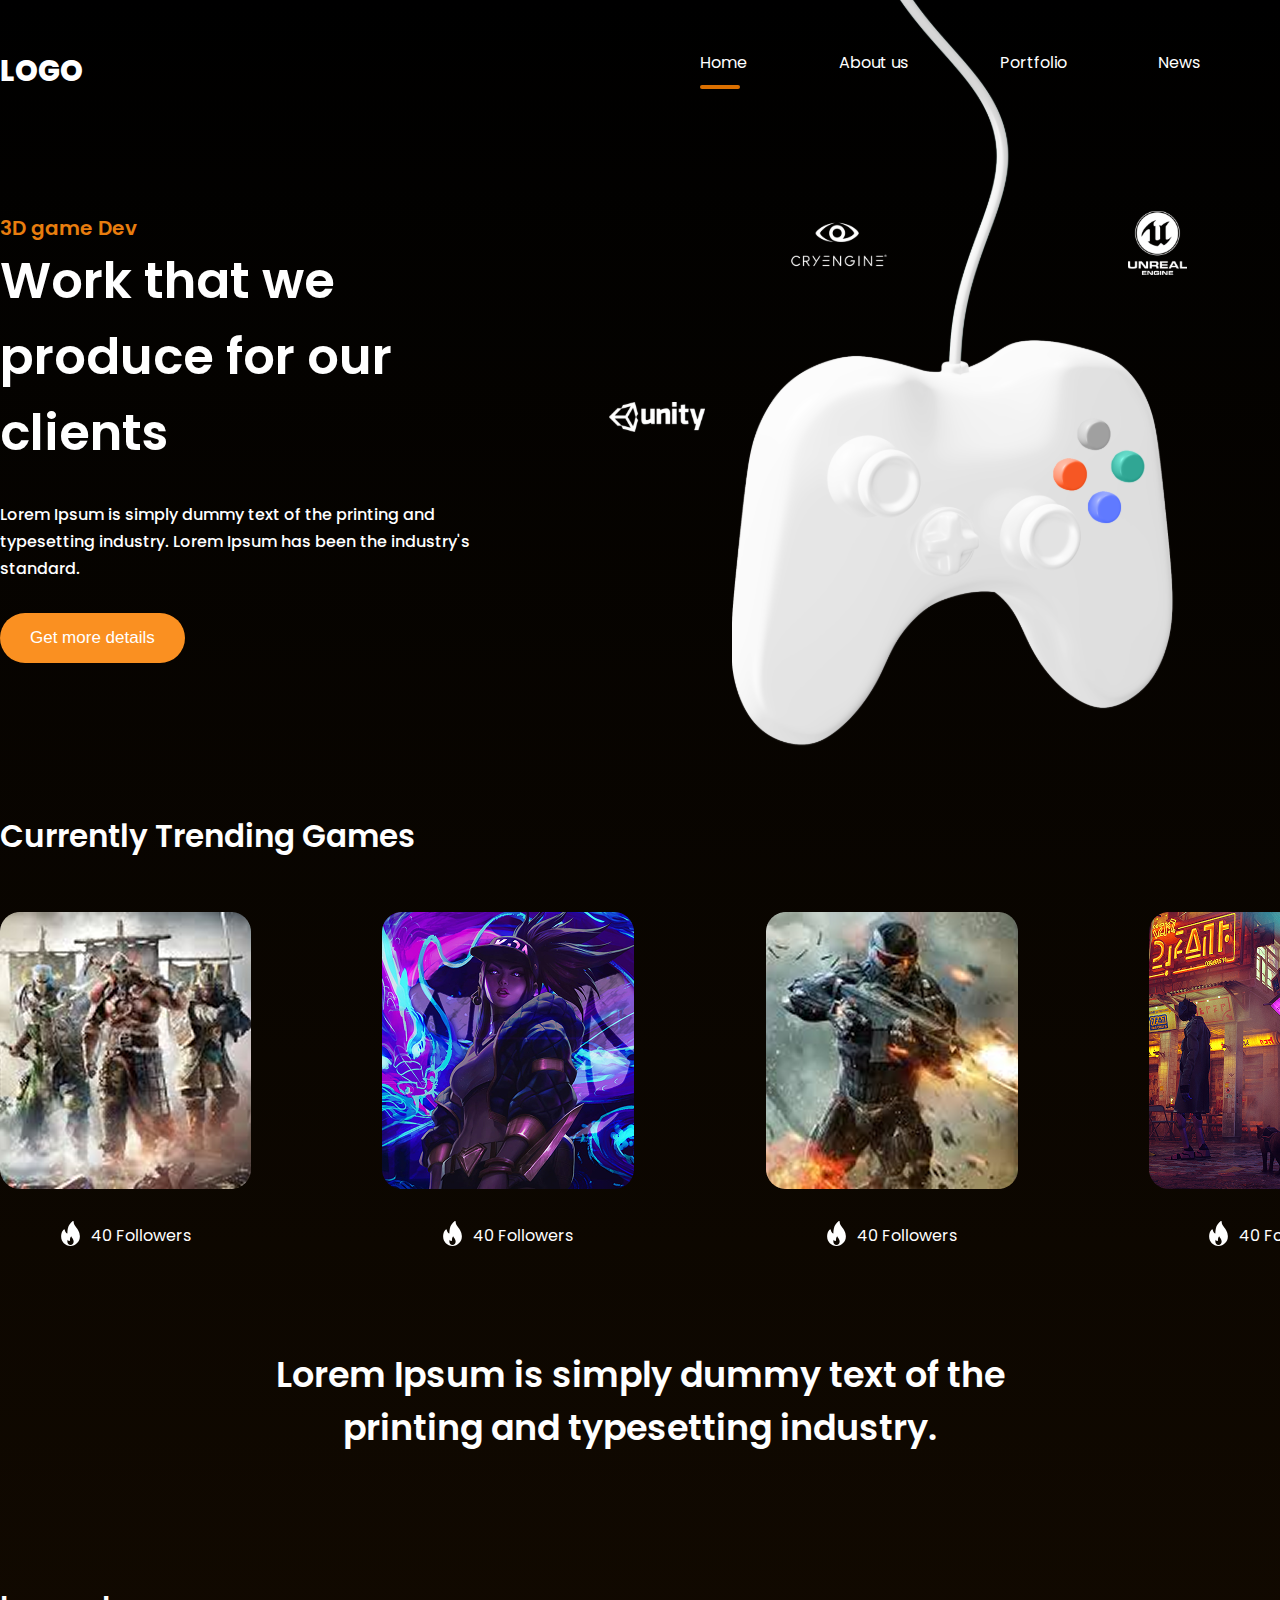
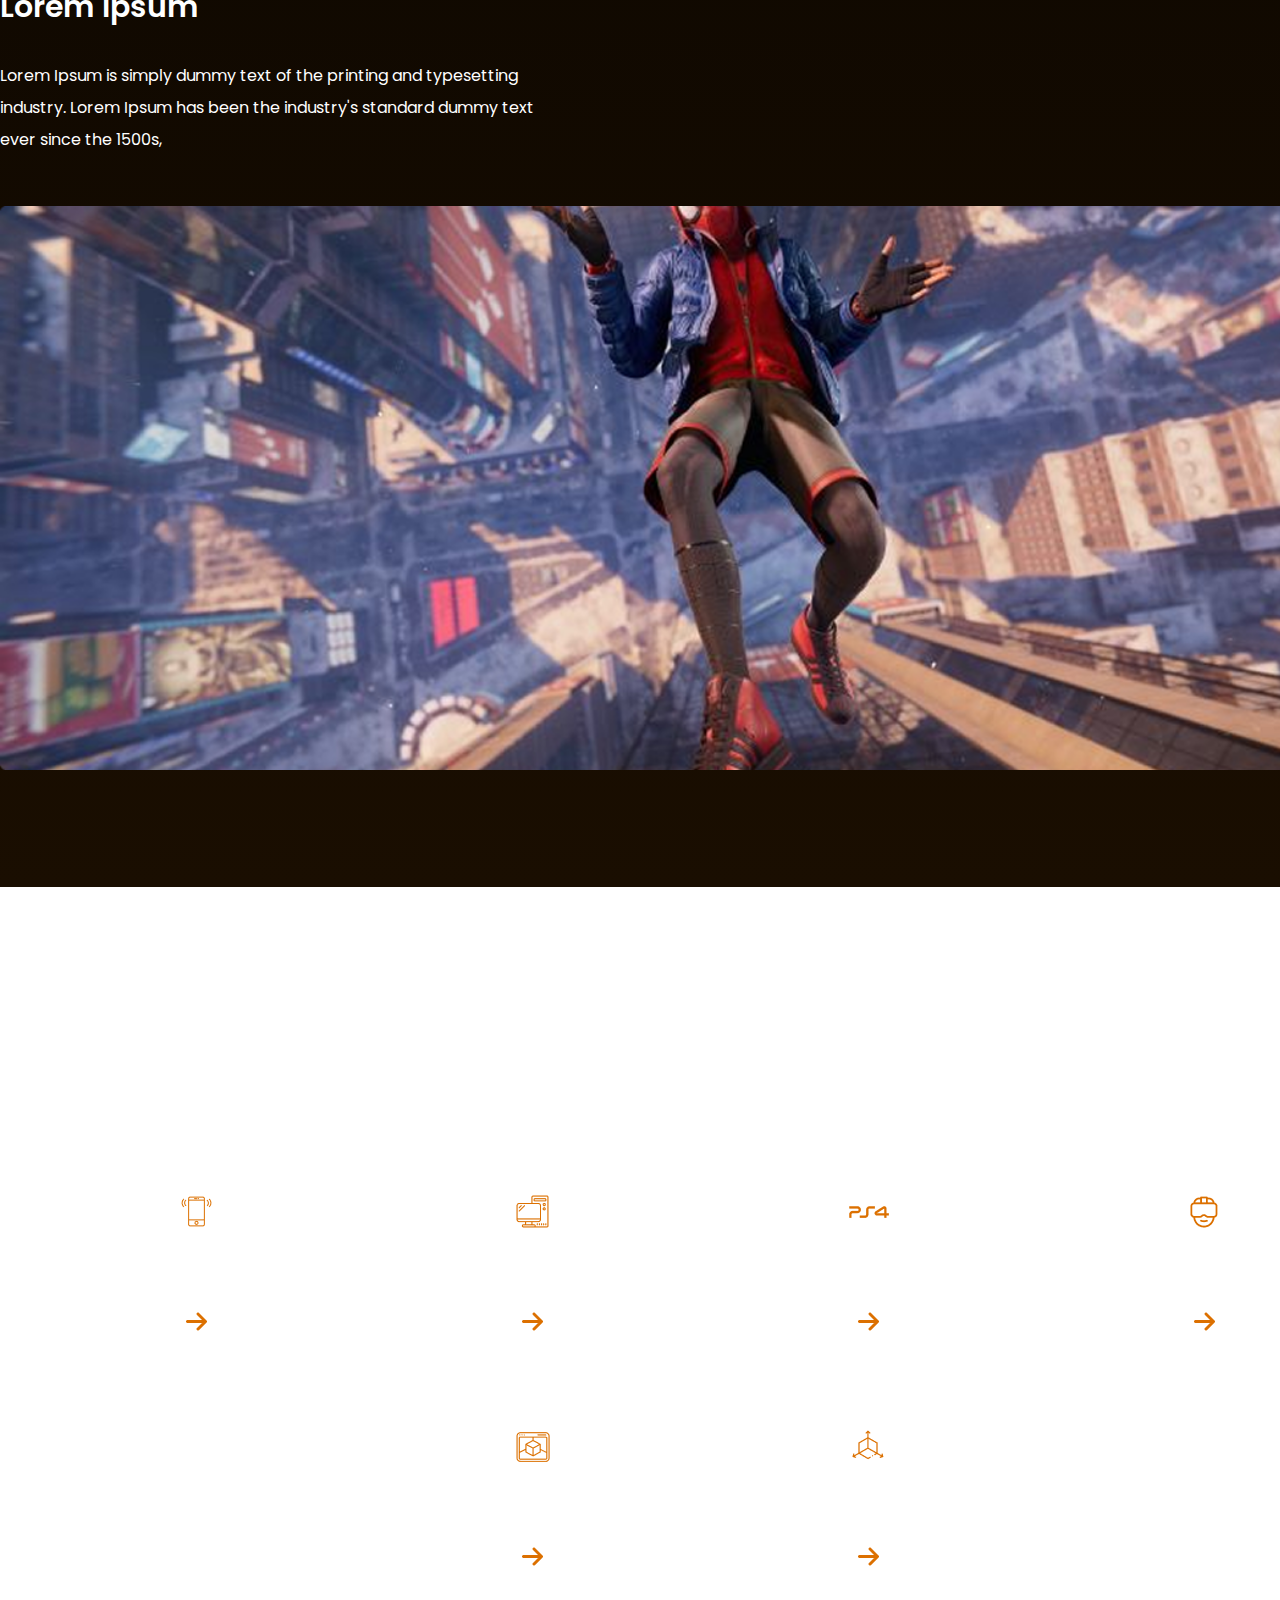
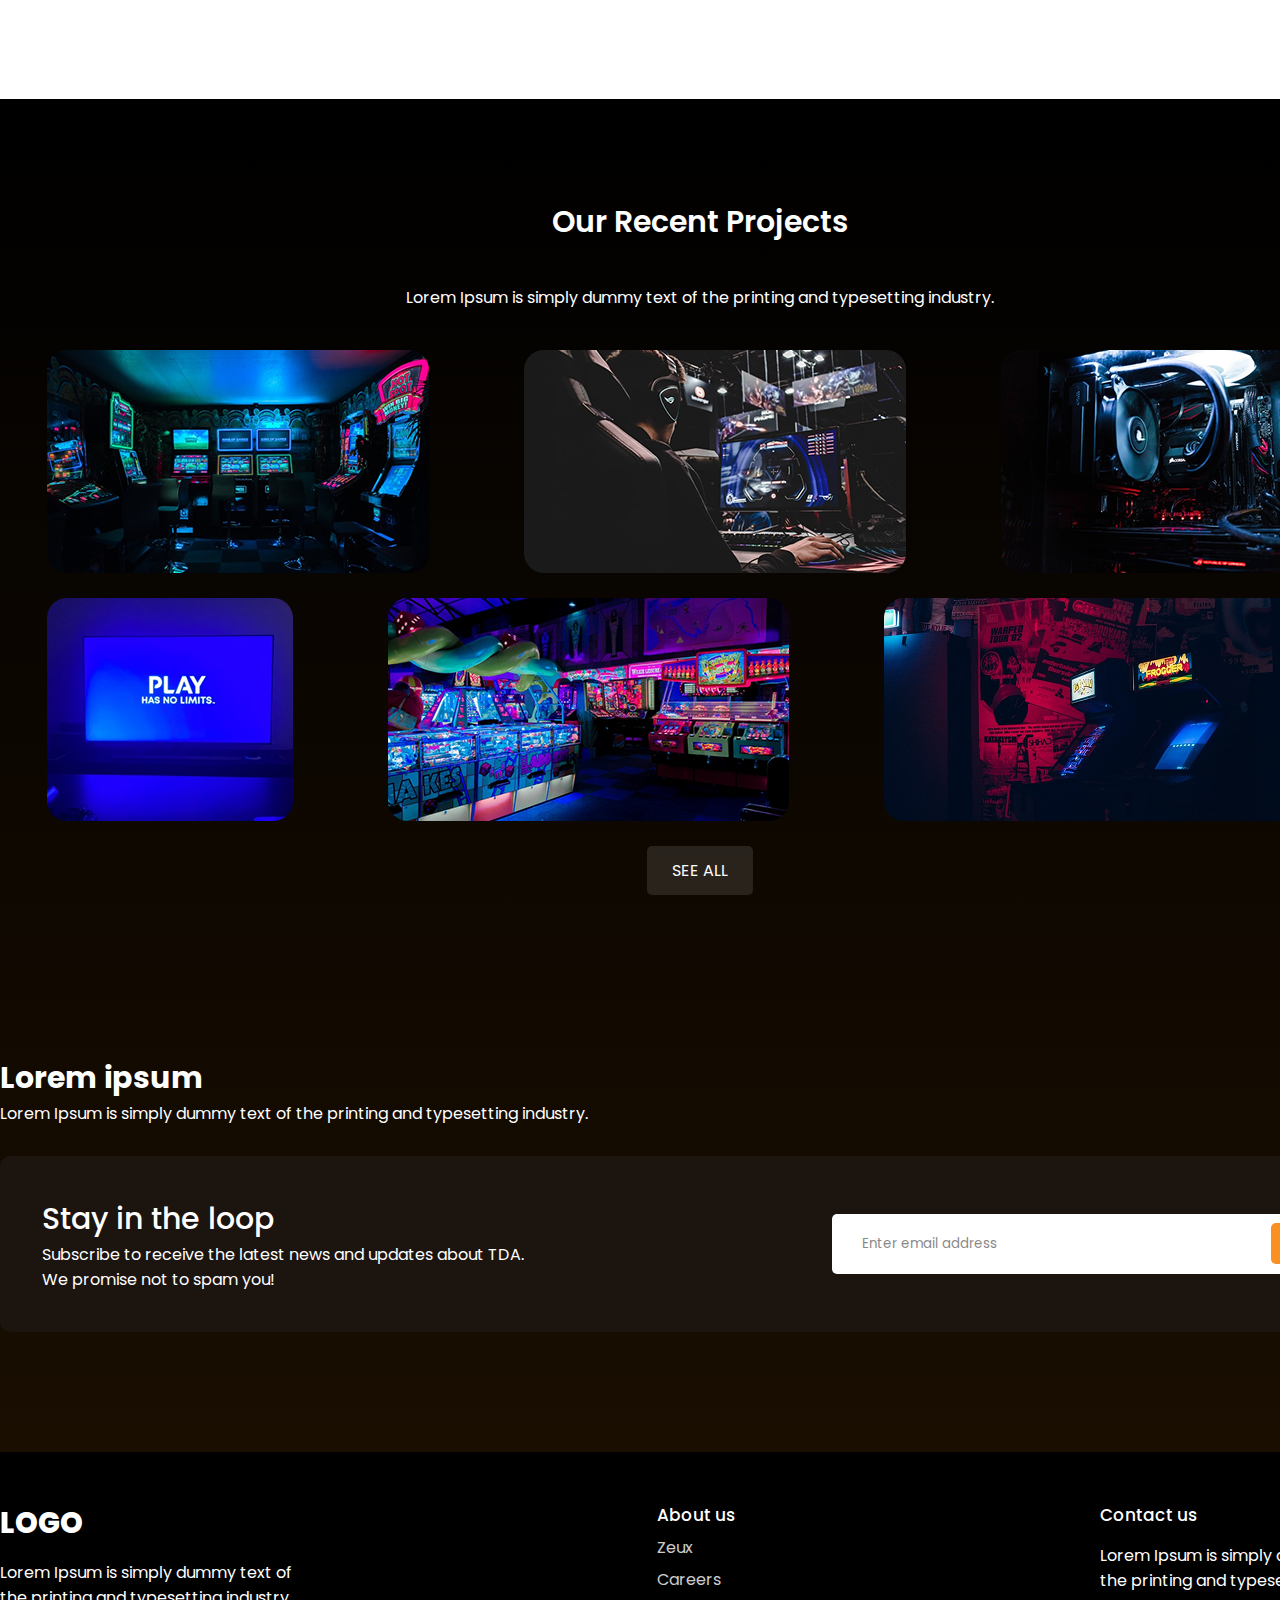
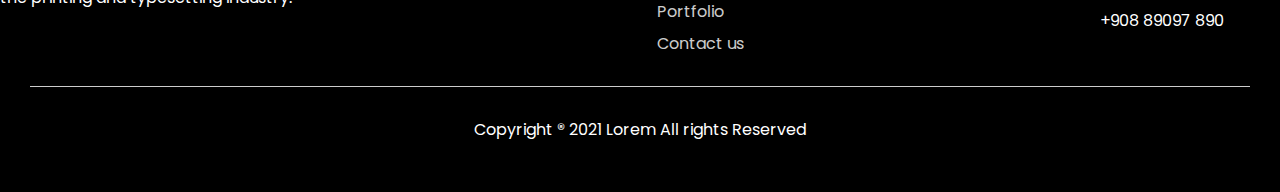
<file: index.html>
<!DOCTYPE html>
<html lang="en">
<head>
    <meta charset="UTF-8">
    <meta name="viewport" content="width=device-width, initial-scale=1.0">
    <link rel="stylesheet" href="style.css">
    <title>Document</title>
</head>
<body>
  <div class="wrapper">
    <header class="container">
      <span class="logo">logo</span>
      <nav>
        <ul>
            <li class="active"><a href="index.html">Home</a></li>
            <li ><a href="about.html">About us</a></li>
            <li ><a href="#">Portfolio</a></li>
            <li ><a href="#">News</a></li>
            <li class="btn"><a href="contacts.html">Contacts</a></li>
        </ul>
      </nav>
    </header>

    <div class="hero container">
        <div class="hero--info">
        <h2>3D game Dev</h2>
        <h1>Work that we produce for our clients</h1>
        <p>Lorem Ipsum is simply dummy text of the printing and typesetting industry. Lorem Ipsum has been the industry's standard.</p>
        <button class="btn">Get more details</button>
    </div>
    <img src="images/joystick.svg" alt="joystick">
    </div>

    <div class="container trending">
      <a href="#" class="see-all">SEE ALL</a>
      <h3>Currently Trending Games</h3>
      

       <div class="games">
        <div class="block">
          <img src="images/game1.png" alt="">
          <span><img src="images/trendFire.svg" alt=""> 40 Followers</span>
        </div>

        <div class="block">
          <img src="images/game2.png" alt="">
          <span><img src="images/trendFire.svg" alt=""> 40 Followers</span>
        </div>

        <div class="block">
          <img src="images/game3.png" alt="">
          <span><img src="images/trendFire.svg" alt=""> 40 Followers</span>
        </div>

        <div class="block">
          <img src="images/game4.png" alt="">
          <span><img src="images/trendFire.svg" alt=""> 40 Followers</span>
        </div>
       </div>
    </div>

   <div class="container big-text">
    <p>Lorem Ipsum is simply dummy text of the printing and typesetting industry.</p>
   </div>

   <div class="container banner">
    <h3>Lorem Ipsum</h3>
    <p>Lorem Ipsum is simply dummy text of the printing and typesetting industry. Lorem Ipsum has been the industry's standard dummy text ever since the 1500s,</p>
    <img src="images/banner.png" alt="">
   </div>

  </div>

  <div class="features">
    <div class="container">
      <h3>Lorem Ipsum is simply dummy text of the printing and typesetting industry.</h3>
      <p>Lorem Ipsum is simply dummy text of the printing and typesetting industry. Lorem Ipsum has been the industry's standard dummy text ever since the 1500s,</p>

      <div class="info">
        <div class="block"> 
          <img src="images/feature1.png" alt="">
          <p>Mobile Game Development</p>
          <img src="images/arrow1.png" alt="">
        </div>

        <div class="block"> 
          <img src="images/feature2.png" alt="">
          <p>PC Game Development</p>
          <img src="images/arrow1.png" alt="">
        </div>

        <div class="block"> 
          <img src="images/feature3.png" alt="">
          <p>PS4 Game Development</p>
          <img src="images/arrow1.png" alt="">
        </div>

        <div class="block"> 
          <img src="images/feature4.png" alt="">
          <p>AR/VR Solution</p>
          <img src="images/arrow1.png" alt="">
        </div>

        <div class="block"> 
          <img src="images/feature5.png" alt="">
          <p>VR/AR design</p>
          <img src="images/arrow1.png" alt="">
        </div>

        <div class="block"> 
          <img src="images/feature6.png" alt="">
          <p>3D Modeling</p>
          <img src="images/arrow1.png" alt="">
        </div>
      </div>
    </div>
  </div>

  <div class="wrapper">
    <div class="container projects">
      <h3>Our Recent Projects</h3>
      
      <p>Lorem Ipsum is simply dummy text of the printing and typesetting industry. </p>

      <div class="images">
        <img src="images/project1.png" alt="">
        <img src="images/project2.png" alt="">
        <img src="images/project3.png" alt="">
      </div>

      <div class="images">
        <img src="images/project4.png" alt="">
        <img src="images/project5.png" alt="">
        <img src="images/project6.png" alt="">
      </div>

      <a href="" class="see-all">SEE ALL</a>
    </div>

    <div class="container form">
      <h3>Lorem ipsum</h3>
      <p>Lorem Ipsum is simply dummy text of the printing and typesetting industry. </p>

      <div class="block">
        <div>
        <h4>Stay in the loop</h4>
        <p>Subscribe to receive the latest news and updates about TDA.
          We promise not to spam you!</p>
        </div>
          <div>
            <input type="email" id="emailField" placeholder="Enter email address">
            <button onclick="checkEmail()">Continue</button>
          </div>
        
      </div>
    </div>
  </div>

  <footer>
    <div class="blocks container">
      <div>
        <span class="logo">logo</span>
        <p>Lorem Ipsum is simply dummy text of the printing and typesetting industry.</p>
      </div>
  
      <div>
        <h4>About us</h4>
        <ul>
          <li>Zeux</li>
          <li>Careers</li>
          <li>Portfolio</li>
          <li>Contact us</li>
        </ul>
      </div>
  
      <div>
        <h4>Contact us</h4>
        <p>Lorem Ipsum is simply dummy text of the printing and typesetting industry.</p>
        <p>+908 89097 890</p>
      </div>
    </div>
  
    <hr>
    <p>Copyright ® 2021 Lorem All rights Reserved</p>
  </footer>
  
  <script>
    function checkEmail()
    {
      let email = document.querySelector('#emailField').value;
      if(!email.includes('@') ) alert('Нет символа @');

      else if(!email.includes('.')) alert('Нет символа .');
       
      else alert('Все отлично!');
    }
  </script>
</body>
</html>
</file>
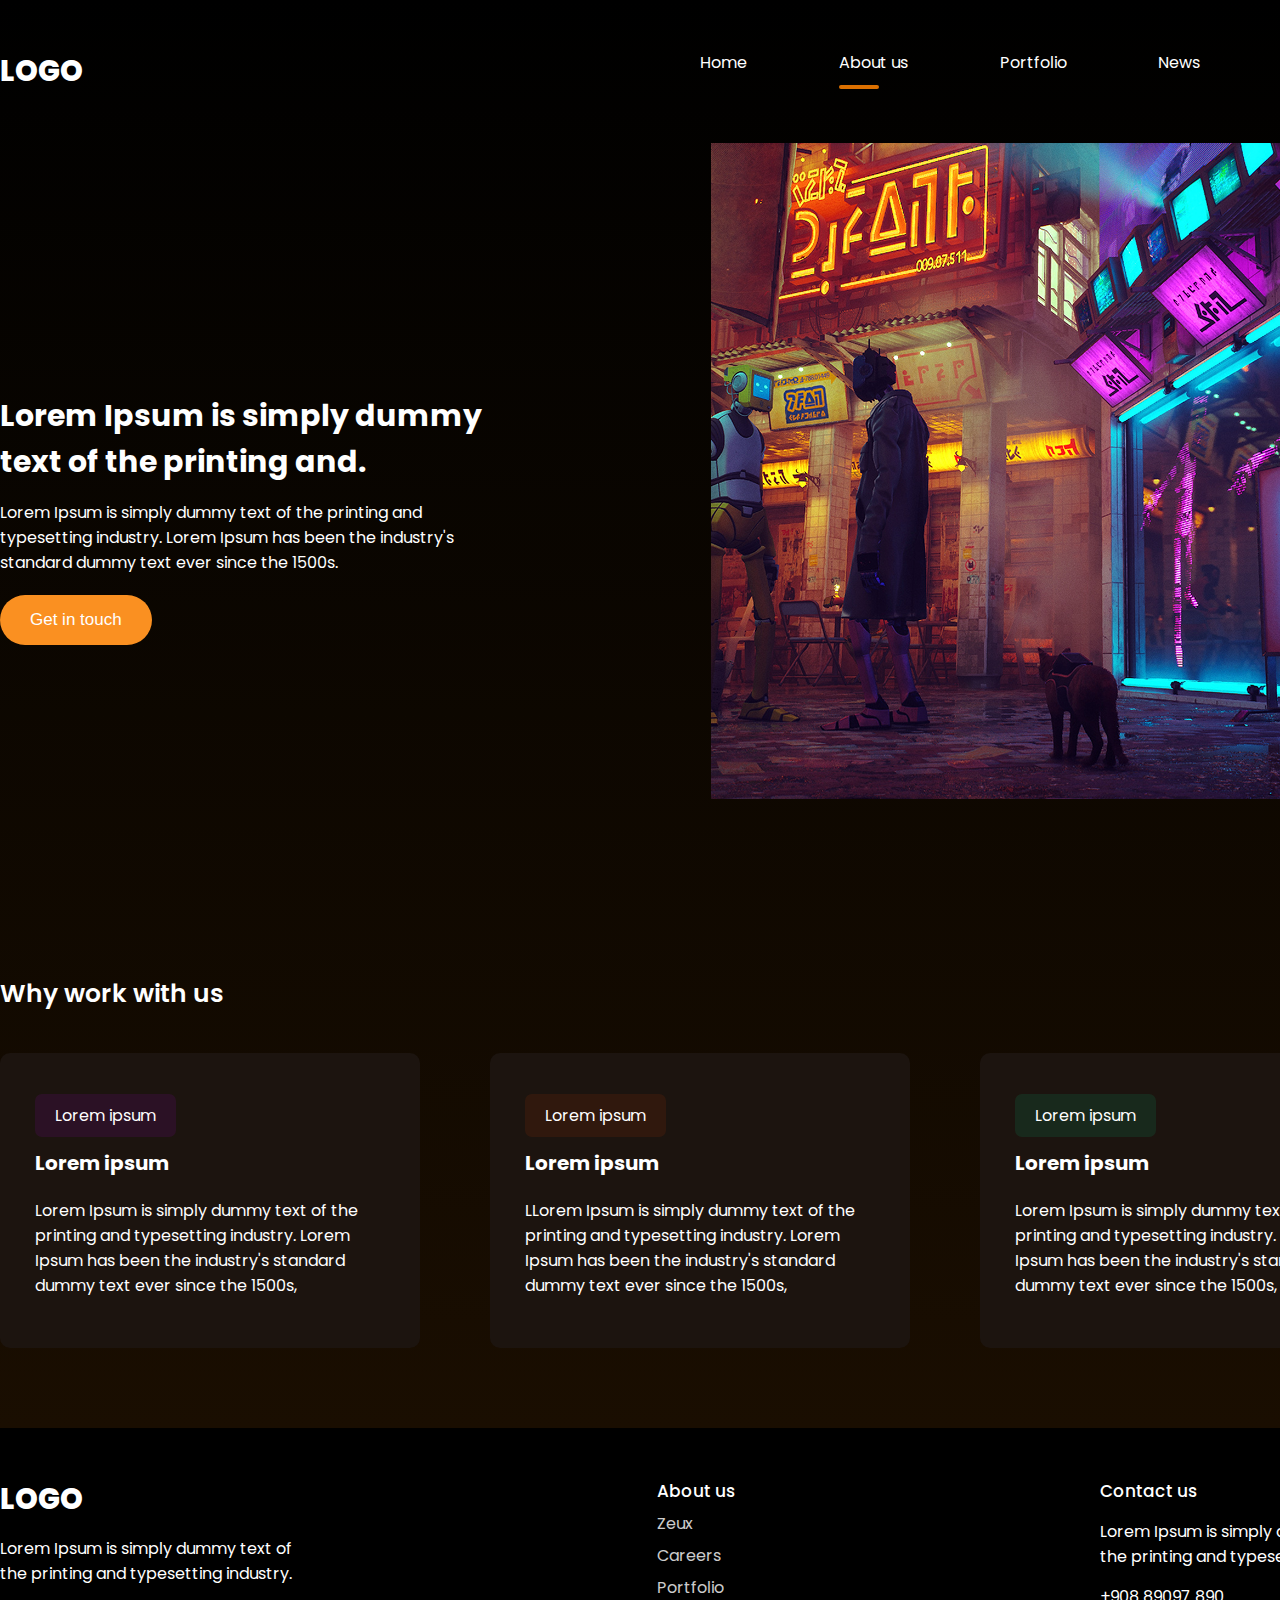
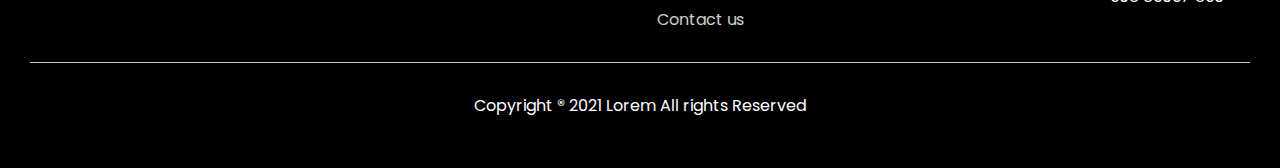
<file: about.html>
<!DOCTYPE html>
<html lang="en">
<head>
    <meta charset="UTF-8">
    <meta name="viewport" content="width=device-width, initial-scale=1.0">
    <link rel="stylesheet" href="style.css">
    <title>Document</title>
</head>
<body>
  <div class="wrapper">
    <header class="container">
      <span class="logo">logo</span>
      <nav>
        <ul>
            <li class=""><a href="index.html">Home</a></li>
            <li class="active"><a href="about.html">About us</a></li>
            <li ><a href="#">Portfolio</a></li>
            <li ><a href="#">News</a></li>
            <li class="btn"><a href="contacts.html">Contacts</a></li>
        </ul>
      </nav>
    </header>

    <div class="hero-about container">
        <div class="info">
            <h1>Lorem Ipsum is simply dummy text of the printing and.</h1>
            <p>Lorem Ipsum is simply dummy text of the printing and typesetting industry. Lorem Ipsum has been the industry's standard dummy text ever since the 1500s.</p>

            <button class="btn">Get in touch</button>
        </div>
        <img src="images/about-banner.png" alt="">
    </div>

    <div class="container work">
        <h2>Why work with us</h2>
        <div class="blocks">
        <div class="block">
            <span class="badge purple">Lorem ipsum</span>
            <h3>Lorem ipsum</h3>
            <p>Lorem Ipsum is simply dummy text of the printing and typesetting industry. Lorem Ipsum has been the industry's standard dummy text ever since the 1500s,</p>

        </div>
     
        <div class="block">
            <span class="badge brown">Lorem ipsum</span>
            <h3>Lorem ipsum</h3>
            <p>LLorem Ipsum is simply dummy text of the printing and typesetting industry. Lorem Ipsum has been the industry's standard dummy text ever since the 1500s,</p>

        </div>

        <div class="block">
            <span class="badge green">Lorem ipsum</span>
            <h3>Lorem ipsum</h3>
            <p>Lorem Ipsum is simply dummy text of the printing and typesetting industry. Lorem Ipsum has been the industry's standard dummy text ever since the 1500s,</p>

        </div>
    </div>
    </div>
    </div>

   

  <footer>
    <div class="blocks container">
      <div>
        <span class="logo">logo</span>
        <p>Lorem Ipsum is simply dummy text of the printing and typesetting industry.</p>
      </div>
  
      <div>
        <h4>About us</h4>
        <ul>
          <li>Zeux</li>
          <li>Careers</li>
          <li>Portfolio</li>
          <li>Contact us</li>
        </ul>
      </div>
  
      <div>
        <h4>Contact us</h4>
        <p>Lorem Ipsum is simply dummy text of the printing and typesetting industry.</p>
        <p>+908 89097 890</p>
      </div>
    </div>
  
    <hr>
    <p>Copyright ® 2021 Lorem All rights Reserved</p>
  </footer>
  
  
</body>
</html>
</file>
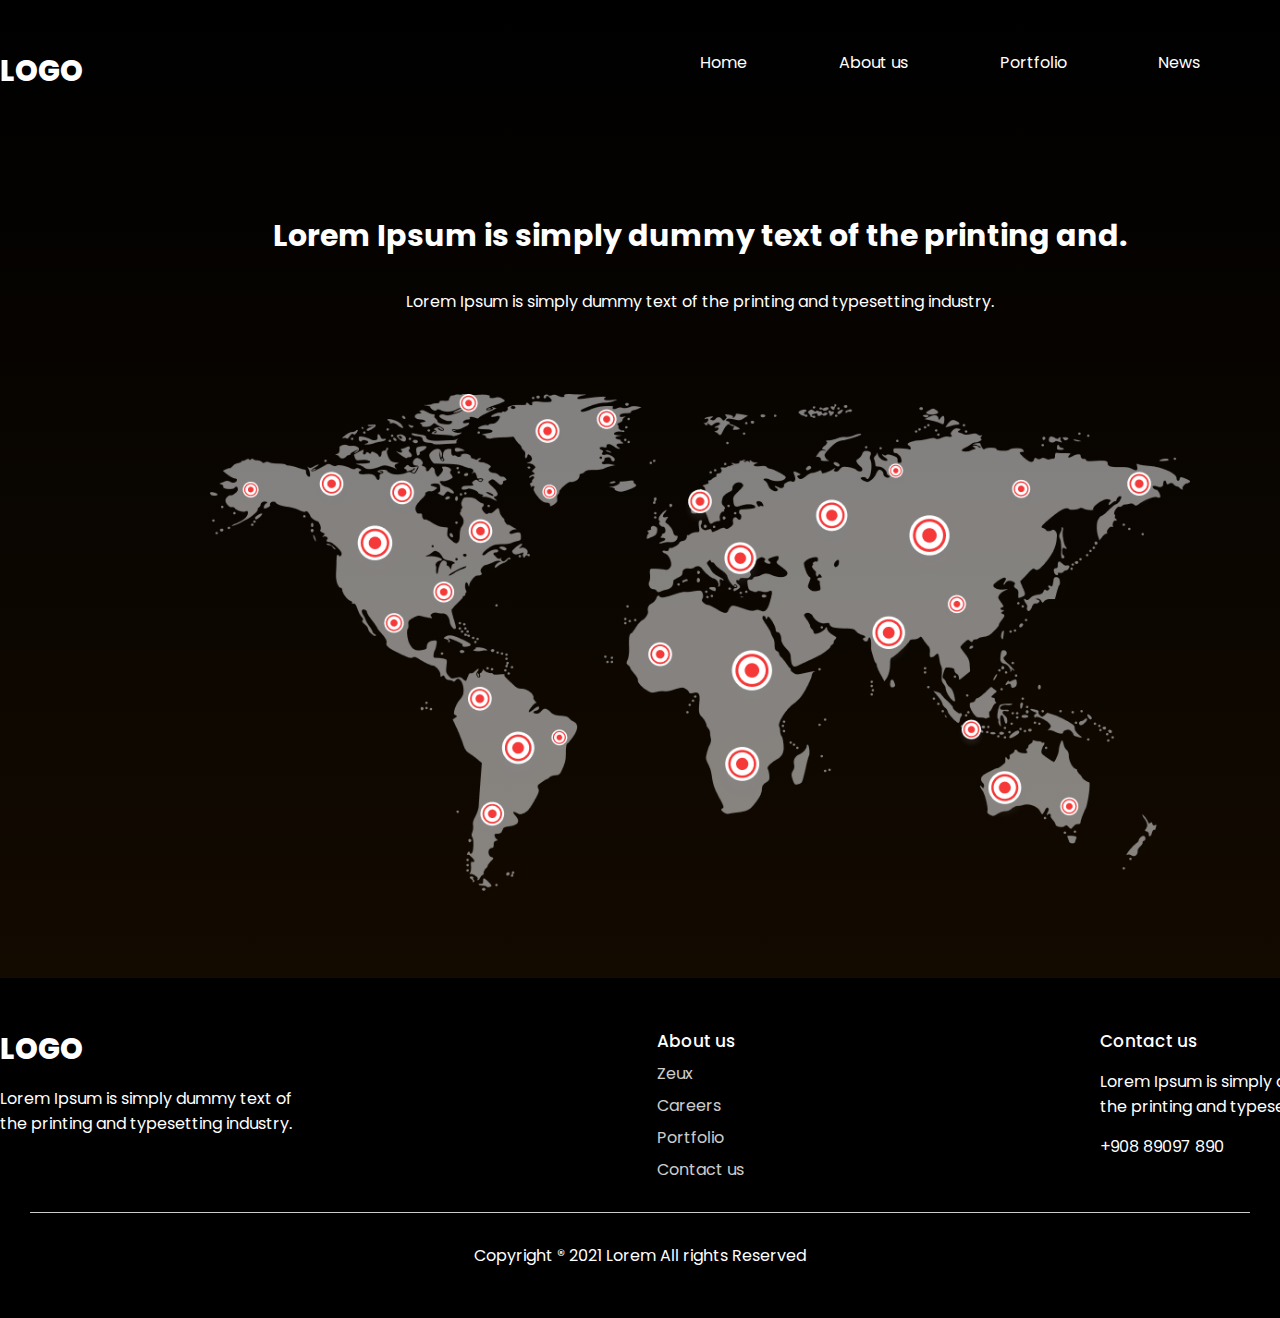
<file: contacts.html>
<!DOCTYPE html>
<html lang="en">
<head>
    <meta charset="UTF-8">
    <meta name="viewport" content="width=device-width, initial-scale=1.0">
    <link rel="stylesheet" href="style.css">
    <title>Document</title>
</head>
<body>
  <div class="wrapper">
    <header class="container">
      <span class="logo">logo</span>
      <nav>
        <ul>
            <li class=""><a href="index.html">Home</a></li>
            <li class=""><a href="about.html">About us</a></li>
            <li ><a href="#">Portfolio</a></li>
            <li ><a href="#">News</a></li>
            <li class="btn"><a href="#">Contacts</a></li>
        </ul>
      </nav>
    </header>


    <div class="container hero-contacts">
        <h1>Lorem Ipsum is simply dummy text of the printing and.</h1>
        <p>Lorem Ipsum is simply dummy text of the printing and typesetting industry. </p>

                       <img src="images/Map.png" alt="">
           
    </div>

   

  <footer>
    <div class="blocks container">
      <div>
        <span class="logo">logo</span>
        <p>Lorem Ipsum is simply dummy text of the printing and typesetting industry.</p>
      </div>
  
      <div>
        <h4>About us</h4>
        <ul>
          <li>Zeux</li>
          <li>Careers</li>
          <li>Portfolio</li>
          <li>Contact us</li>
        </ul>
      </div>
  
      <div>
        <h4>Contact us</h4>
        <p>Lorem Ipsum is simply dummy text of the printing and typesetting industry.</p>
        <p>+908 89097 890</p>
      </div>
    </div>
  
    <hr>
    <p>Copyright ® 2021 Lorem All rights Reserved</p>
  </footer>
  
  
</body>
</html>
</file>
<file: style.css>
@import url('https://fonts.googleapis.com/css2?family=Poppins:ital,wght@0,100;0,200;0,300;0,400;0,500;0,600;0,700;0,800;0,900;1,100;1,200;1,300;1,400;1,500;1,600;1,700;1,800;1,900&display=swap');

*
{
margin: 0;
padding: 0;    
}

body
{
    font-family: 'Poppins','sans-serif';
    font-weight: 400;
    color: #fff;
    font-size: 16px;
}

a
{
    text-decoration: none;
}

img
{
    max-width: 100%;
}

.wrapper
{
   background: linear-gradient(180deg, rgba(0,0,0,1) 0%, rgba(26,14,1,1) 100%);
   width: 100%;
}

.container
{
    width: 1400px;
    margin: auto;
}
/*Шапка */
header
{
    padding: 50px 0 ;
}

header .logo, footer .blocks .logo
{
    text-transform: uppercase;
    font-size: 29px;
    font-weight: 800;
}

header nav
{
    float: right;
    width: 50%;
}

header nav ul
{
    list-style: none;
    display: flex;
    justify-content: space-between;
    z-index: 2;
    position: relative;
}

header nav ul li
{
    display: inline-block;
}

header nav ul li a
{
    color: #fff;
}

header nav ul li.active::after
{
    content: '';
    display: block;
    width: 40px;
    height: 4px;
    background:#DC7000;
    border-radius:10px ;
    position: relative;
    top: 10px;
    left: -15;
}

header nav ul li:not(.active):not(.btn) a:hover
{
    border-bottom: 5px solid #DC7000;
}

header nav ul li.btn a, .form .block button
{
    background:#FA9021 ;
    padding: 9px 17px ;
    border-radius: 5px;
    transition: all 500ms ease;
}

header nav ul li.btn a:hover,.form .block button:hover
{
    background:#99340d ;
   
}

/* hero-section */

.hero
{
     padding-bottom: 100px;
     position: relative;
     z-index: 1;
}

.hero--info
{
    width: 530px;
    padding-top: 70px;
}

.hero--info h2
{
    color: #E87D0E;
    font-size: 20px;
    font-weight: 600;
}

.hero--info h1
{
   
    font-size: 50px;
    font-weight: 600;
}

.hero--info p
{
    font-weight: 500;
    line-height: 170%;
    margin: 30px 0;
}

.hero--info .btn,
 .hero-about .info .btn
{
    background: #FA9021;
    color: #fff;
    border-radius: 50px;
    padding: 15px 30px;
    border: 0;
    transition: all 500ms ease;
    font-size: 17px;
}

.hero--info .btn:hover,
.hero-about .info .btn:hover
{
    cursor: pointer;
    transform: scale(1.1);
}

.hero img
{
    position: absolute;
    top: -150px;
   right: 0; 
}

/* Секция с играми */
.trending
{
    padding-top: 50px;
}

.trending h3
{
    font-weight: 600;
    font-size: 31px;
}

.trending .see-all, .projects .see-all
{
    color: #fff;
    background: rgba(255, 255, 255, 0.11);
    border-radius: 5px;
    padding: 12px 23px;
    float: right;
    display: block;
    transition: all 500ms ease;
}



.trending .see-all:hover, .projects .see-all:hover
{
    transform: scale(1.1);
}

.trending .games
{
  display: flex;
  justify-content: space-between;
  width: 100%;
  padding: 50px 0;

}

.trending .games span
{
    display: block;
    text-align: center;
    margin-top: 20px;
}

.trending .games span img
{
   position: relative;
   top: 5px;
   margin-right: 7px;

}

/*Секция большой текст*/
.big-text
{
    font-weight: 600;
    font-size: 35px;
    padding: 50px 0;
     text-align: center;
     width: 800px;
}

/*Секция с баннером */
.banner
{
    padding: 80px 0 ;
}

.banner h3
{
    font-weight: 600;
    font-size: 30px;
    margin-bottom: 30px;
}

.banner p
{
    line-height: 200%;
    margin-bottom: 50px;
    width: 550px;
}

.banner img
{
    width: 100%;
    margin-bottom: 30px;
}

/*Секция с изображением*/

.features
{
   background: url('images/BG.png') no-repeat center center fixed; 
    background-size: cover;
    padding: 80px 0;
}

.features h3,
.features p 
{
    margin-bottom: 20px;
    text-align: center;
    max-width: 800px;
    margin-left: auto;
    margin-right: auto;
    
}

.features h3
{
    font-size: 30px;
    font-weight: 600;
}

.features .info 
{
    display: flex;
    justify-content: center;
    flex-wrap: wrap;
}

.features .info .block
{
    text-align: center;
    width: 20%;
    margin: 30px 2%;
}

.features .info .block img
{
    margin-bottom: 15px;
}

/*Секция с проектами*/

.projects
{
    padding: 100px 0;
}

.projects h3
{
    
    font-size: 30px;
    font-weight: 600;
    text-align: center;

}

.projects p
{
    text-align: center;
   margin: 40px 0 ;
}

.projects .images
{
    display: flex;
    justify-content: space-around;
    margin-bottom: 25px;
    
   
}

.projects .see-all
{
    float: none;
    width: 60px;
    text-align: center;
    margin: 0 auto;
}

/*Нижняя часть*/

.form
{
    padding-bottom:120px ;
}

.form h3
{
   margin-top: 60px;
   font-size: 30px; 
}

.form .block
{
    background: #1C140F;
    margin-top: 30px;
    border-radius: 10px;
    padding: 40px 3%;
    width: 94%;
    display: flex;
    justify-content: space-between;
    align-items: center;
}

.form .block h4
{
   font-size: 30px;
   font-weight: 500;

}

.form .block p
{
    width: 500px;
}

.form .block input
{
    background: #fff;
    outline: none;
    border: 0;
    border-radius: 5px;
    width: 380px;
    font-family: 'Poppins', sans-serif;
    font-weight: 400;
    padding: 20px 30px;
    position: relative;
    right: -95px;
    z-index: 1;
    padding-right: 120px;
}

.form .block input::placeholder
{
    color: #898989;
}

.form .block button
{
    cursor: pointer;
    border: 0;
    padding: 13px 17px;
    position: relative;
    z-index: 2;
    color: #ffff;
}
/*Страница про нас*/
.hero-about
{
    position: relative;
}
.hero-about .info
{
    width: 500px;
    padding: 250px 0 ;
}

.hero-about .info h1
{
    margin-bottom: 15px;
    font-size: 30px;

}

.hero-about .info .btn
{
 margin-top:20px  ;
}

.hero-about img
{
    position: absolute;
    right: -50px;
    top:0;
}

/*инфо карточки*/
.work
{
    padding:80px 0;
    
    
}

.work h2
{
    font-size: 25px;
    font-weight: 600;
    margin-bottom: 40px;
}

.work .blocks 
{
    display: flex;
    justify-content: space-between;
}

.work .blocks .block
{
    width: 25%;
    background: #1C140F;
    border-radius: 10px;
    padding:50px 35px ;
}

.work .blocks .block h3
{
    font-size: 20px;
    margin: 20px 0 ;
}

.work .blocks .block .badge
{
    border-radius: 7px;
    padding: 10px 20px;
}

.work .blocks .block .badge.purple
{
    background: rgba(176, 0, 220, 0.11);
}

.work .blocks .block .badge.brown
{
    background: rgba(220, 66, 0, 0.11);
}

.work .blocks .block .badge.green
{
    background: rgba(0, 220, 141, 0.11);
}

/*Страница контактов*/
.hero-contacts h1 
{
    text-align: center;
    margin-top: 70px;
    margin-bottom: 30px;
   font-size: 30px; 
}
.hero-contacts p
{
    text-align: center;
   
}

.hero-contacts img
{
 width: 70%;
 margin: 80px 15%;
}
/*Footer*/
footer
{
    background: #000;
    padding: 50px 0;


}

footer .blocks
{
    display: flex;
    justify-content: space-between;
}

footer .blocks p 
{
    width: 300px;
    margin: 15px 0;
}


footer .blocks h4
{
    font-weight: 500;
    font-size: 17px;
}

footer .blocks ul
{
    list-style: none;
}

footer .blocks ul li
{
    margin-top: 7px;
    opacity: 0.8;
}

footer hr
{
    margin: 30px;
    border: 0;
    height: 0.6px;
    background: #ccc ;
}

footer > p
{
    text-align: center;
}
</file>
